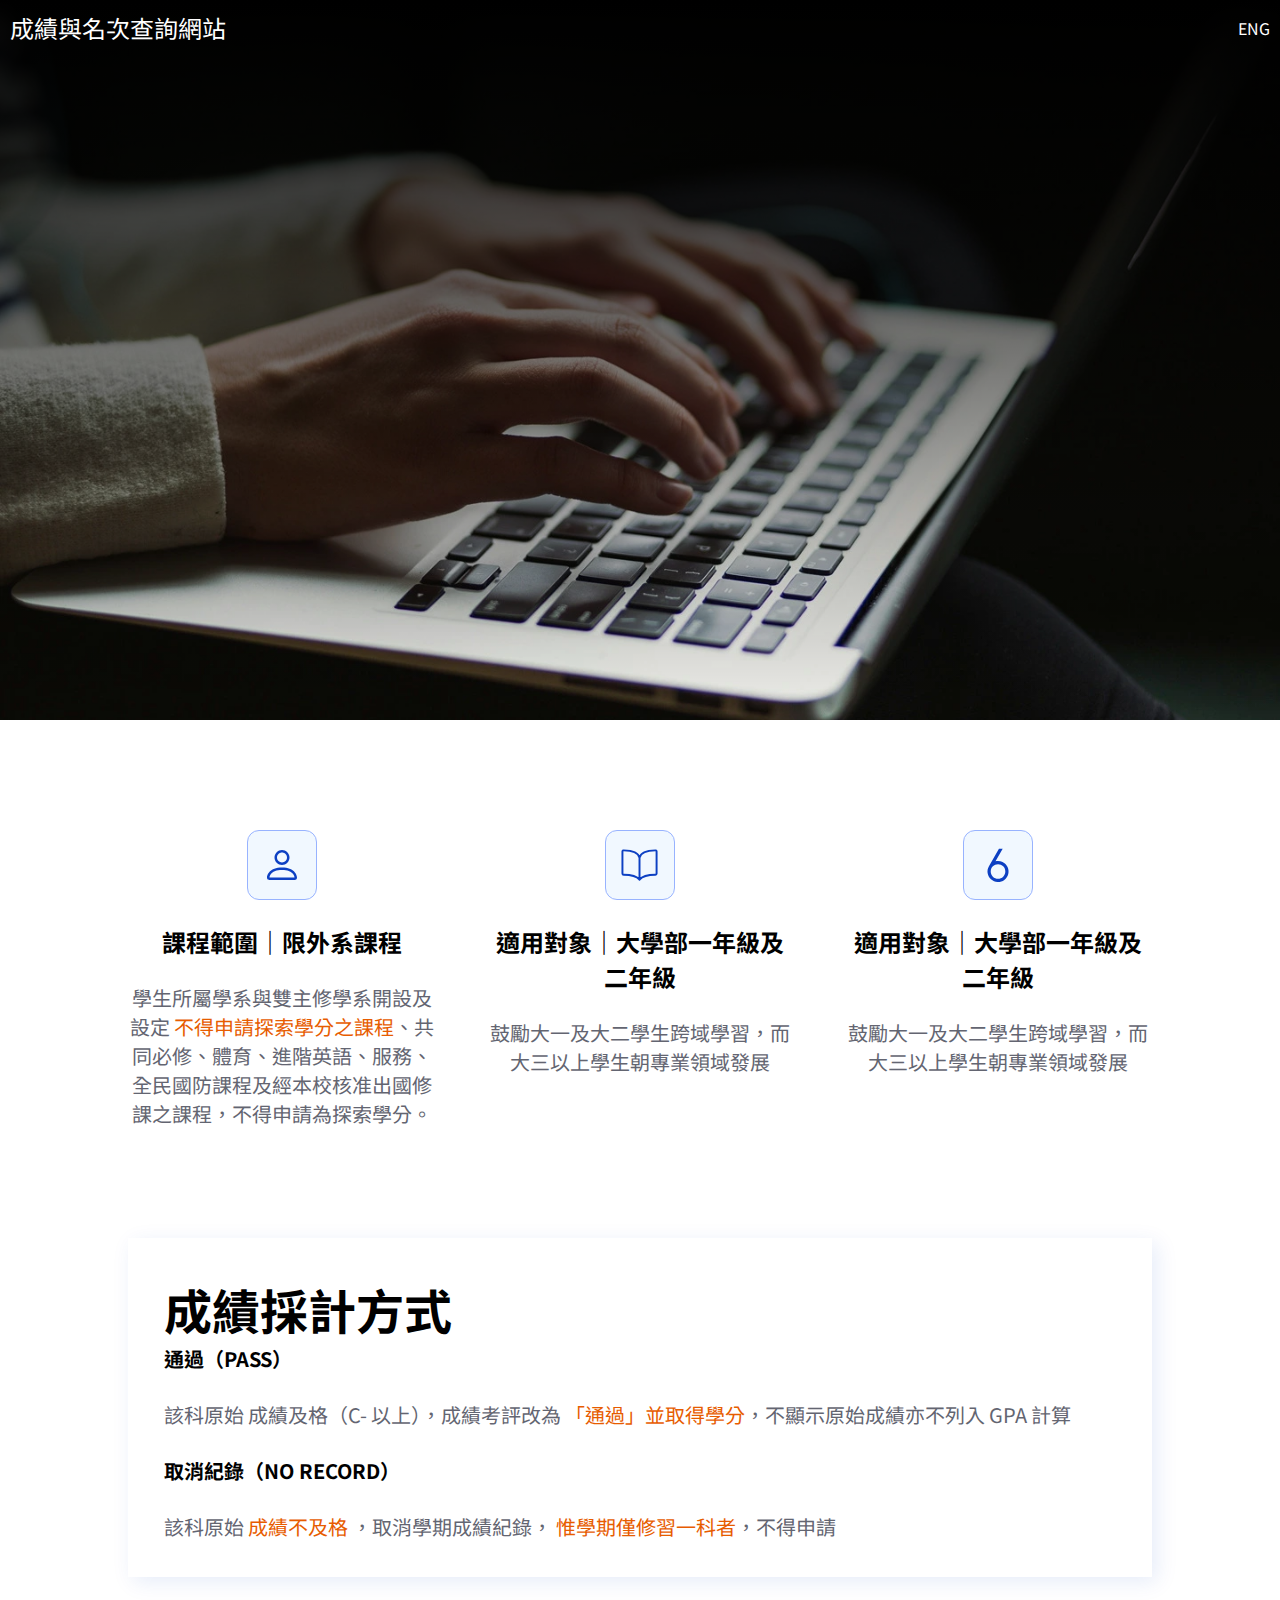
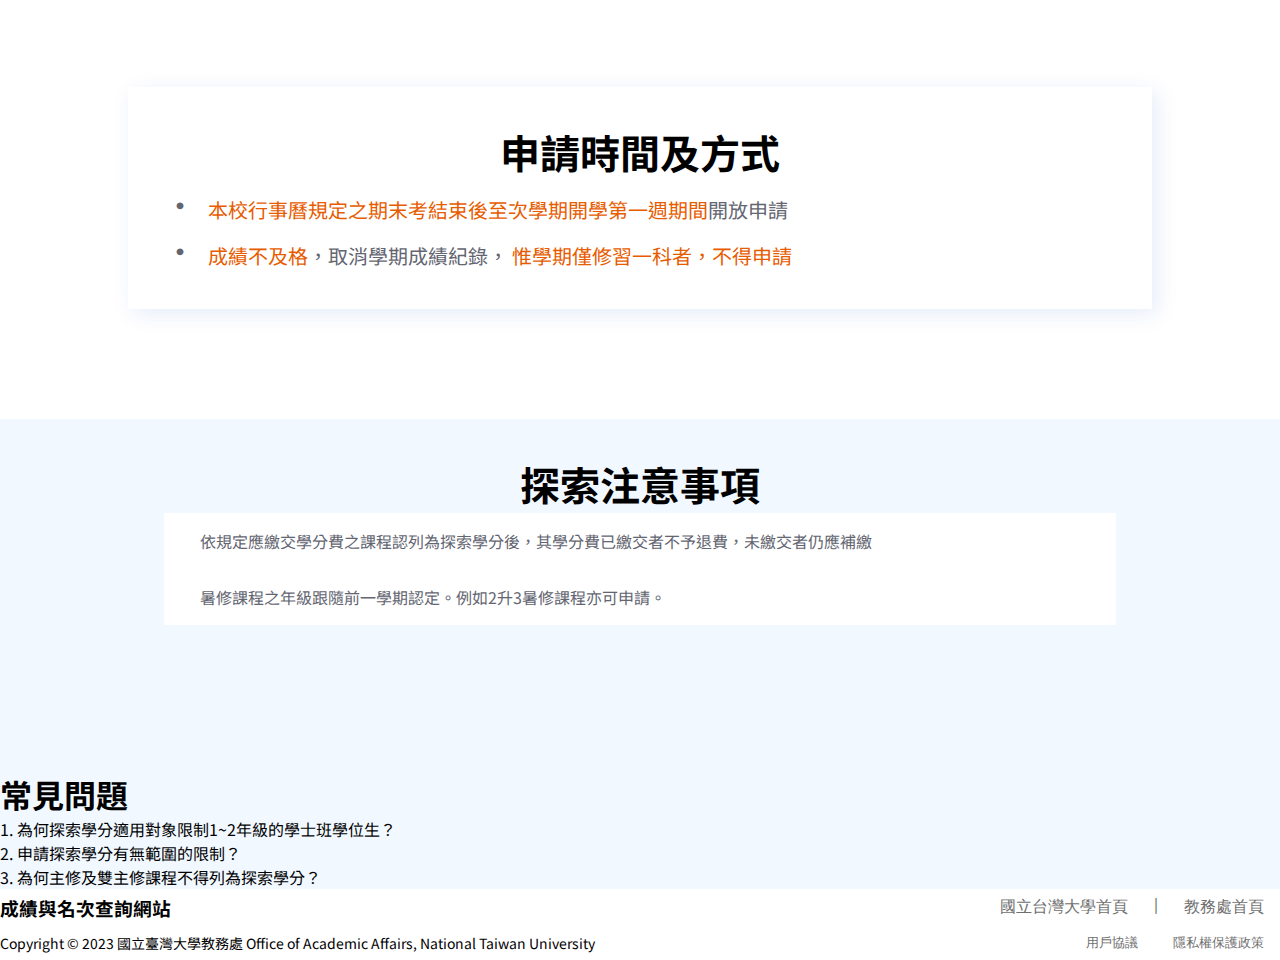
<file: index.html>
<!DOCTYPE html>
<html lang="en">
<head>
    <meta charset="UTF-8">
    <meta name="viewport" content="width=device-width, initial-scale=1.0">
    <link rel="stylesheet" href="css/style.css">
    <link href="https://fonts.googleapis.com/css2?family=Noto+Sans+TC:wght@400;700&display=swap" rel="stylesheet">
    <script src="https://code.jquery.com/jquery-3.6.0.min.js"></script>
    <script src="js/script.js"></script>
    <title>Document</title>
</head>
<body>
    <header class="intro-header">
        <div class="header_title">
            成績與名次查詢網站
        </div>
        <div class="header_container">
            <a class="heade_localeEng" href="#">ENG</a>
        </div>
    </header>
    <main>
        <section>
            <div class="intro_main_cont">
                <div class="intro_wrapper">
                    <div class="intro_title">
                        <h1 class="animation-pop-in txt-yellow font_large">探索學分</h1>
                        <h2 class="animation-pop-in txt-yellow font_large">讓你勇於嘗試跨領域學習</h2>
                        <p class="animation-pop-in txt-lightblue font_medium">提供外系課程成績彈性計算方式，減少成績因素影響跨域選課意願</p>
                    </div>
                    <div class="intro_btn_frame">
                        <button class="animation-pop-in intro_cta">成績與名次查詢結果<span class="icon_arrow"></span></button>
                        <button class="animation-pop-in intro_cta">不可申請探索學分查詢</button>
                        <a class="animation-pop-in intro_ntc" href="#">注意事項</a>
                    </div>
                </div>
            </div>
        </section>
        <section>
            <article class="intro-para-cont">
                <div class="intro-para-item">
                    <div class="intro_icon">
                        <img class="icon_ratio" src="/img/icon_person.svg">
                    </div>
                    <h1 class="intro_para_title">課程範圍｜限外系課程</h1>
                    <p class="txt-gray font_subtitle">學生所屬學系與雙主修學系開設及設定
                        <span class="txt-orange">不得申請探索學分之課程</span>、共同必修、體育、進階英語、服務、全民國防課程及經本校核准出國修課之課程，不得申請為探索學分。
                    </p>
                </div>
                <div class="intro-para-item">
                    <div class="intro_icon">
                        <img class="icon_ratio" src="/img/icon_book.svg">
                    </div>
                    <h1 class="intro_para_title">適用對象｜大學部一年級及二年級</h1>
                    <p class="txt-gray font_subtitle">鼓勵大一及大二學生跨域學習，而大三以上學生朝專業領域發展</p>
                </div>
                <div class="intro-para-item">
                    <div class="intro_icon">
                        <img class="icon_ratio" src="/img/icon_six.svg">
                    </div>
                    <h1 class="intro_para_title">適用對象｜大學部一年級及二年級</h1>
                    <p class="txt-gray font_subtitle">鼓勵大一及大二學生跨域學習，而大三以上學生朝專業領域發展</p>
                </div>
            </article>
        </section>
        <section class="section_spacing">
            <article class="article_score_wrapper bg_shadow">
                <div class="article_score_title font_title">
                    <h1>成績採計方式</h1>
                </div>
                <div class="article_score_spacing font_subtitle">
                    <div>
                        <p class="txt-bold">通過（PASS）</p>
                    </div>
                    <p class="txt-gray">該科原始
                        <span class="span-highlight">成績及格</span>（C- 以上），成績考評改為
                        <span class="txt-orange">「通過」並取得學分</span>，不顯示原始成績亦不列入 GPA 計算
                    </p>
                    <div>
                        <p class="txt-bold">取消紀錄（NO RECORD）</p>
                    </div>
                    <p class="txt-gray">該科原始
                        <span class="txt-orange">成績不及格 </span>，取消學期成績紀錄，
                        <span class="txt-orange">惟學期僅修習一科者</span>，不得申請
                    </p>
                    
                </div>
            </article>
            <article class="article_apply_wrapper bg_shadow">
                <div class="article_apply_title">
                    <h1>申請時間及方式</h1>
                </div>
                <ul class="font_subtitle txt-gray">
                    <li>
                        <span class="txt-orange">本校行事曆規定之期末考結束後至次學期開學第一週期間</span>開放申請
                    </li>
                    <li>
                        <span class="txt-orange">成績不及格</span>，取消學期成績紀錄，
                        <span class="txt-orange">惟學期僅修習一科者，不得申請</span>
                    </li>
                    <!-- ::mark? -->
                </ul>
            </article>
        </section>
        <section class="bg-color-lightblud section_spacing">
            <article class="article_notice_wrapper">
                <div class="article_notice_title">
                    <h1>探索注意事項</h1>
                </div>
                <ul class="txt-gray bg-color-white ul_notice_padding">
                    <li class="li_notice_padding">依規定應繳交學分費之課程認列為探索學分後，其學分費已繳交者不予退費，未繳交者仍應補繳</li>
                    <li class="li_notice_padding">暑修課程之年級跟隨前一學期認定。例如2升3暑修課程亦可申請。</li>
                </ul>
            </article>
            <article class="cover">
                <div class="article_score_title">
                    <h1>常見問題</h1>
                </div>
                <div>
                    <input type="checkbox" id="qa1">
                    <label class="qa-title" for="qa1">1. 為何探索學分適用對象限制1~2年級的學士班學位生？</label>
                    <div class="accordion-item">
                        <p>學士班低年級生剛從高中畢業，對自己的性向與興趣不確定性高，藉由此一制度的實施，讓學生在選課時可使其較無後顧之憂，願意進行探索與跨域嘗試，學士班高年級及研究生時期相對已較為確認發展方向。</p>
                    </div>
                </div>
                <div>
                    <input type="checkbox" class="qa-title" id="qa2">
                    <label for="qa2">2. 申請探索學分有無範圍的限制？</label>
                    <div class="accordion-item">
                        <p>學生所屬學系與雙主修學系開設及設定
                            <a href="#">不得申請探索學分之課程</a>、共同必修、體育、進階英語、服務、全民國防課程及經本校核准出國修課之課程，不得申請為探索學分。
                        </p>
                    </div>
                </div>
                <div>
                    <input type="checkbox" class="qa-title" id="qa3">
                    <label for="qa3">3. 為何主修及雙主修課程不得列為探索學分？</label>
                    <div class="accordion-item">
                        <p>主修及雙主修課程列為學生的專業課程，不列為探索學分。例如中文系學生雙修經濟系，課程識別碼前3碼101、121、303、323皆不得列為探索學分。</p>
                    </div>
                </div> 
            </article>
        </section>
    </main>
    <footer>
        <div class="footer_homepage_top">
            <div>
                <h3>成績與名次查詢網站</h3>
            </div>
            <div>
                <button>國立台灣大學首頁</button>
                <span>｜</span>
                <button>教務處首頁</button>
            </div>
        </div>
        <div class="footer_copyright_bottom">
            <div>
                <p>Copyright © 2023 國立臺灣大學教務處 Office of Academic Affairs, National Taiwan University
                </p>
            </div>
            <div>
                <button>用戶協議</button>
                <button>隱私權保護政策</button>
            </div>
        </div>
    </footer>
</body>
</html>
</file>
<file: css/style.css>
@charset "UTF-8";
* {
  margin: 0;
  padding: 0;
  box-sizing: border-box;
}

ul {
  list-style: none;
}

html, body {
  width: 100%;
  height: 100%;
  font-family: "Noto Sans TC", "Roboto";
}

button {
  border: none;
  background: none;
  cursor: pointer;
}

a {
  text-decoration: none;
}

.txt-yellow {
  color: #FFC452;
}

.txt-orange {
  color: #E75C00;
}

.txt-white {
  color: #fff;
}

.txt-lightblue {
  color: #F1F8FF;
}

.txt-gray {
  color: #636571;
}

input[type=checkbox] {
  display: none;
}
input[type=checkbox]:checked + label {
  color: #E75C00;
}

.font_large {
  font-size: 60px;
}

.font_medium {
  font-size: 30px;
}

.txt-bold {
  font-weight: 700;
}

.font_title {
  font-size: 24px;
}

.font_subtitle {
  font-size: 20px;
}

main {
  display: flex;
  flex-direction: column;
  gap: 110px;
}

.intro-header {
  width: 100%;
  position: absolute;
  z-index: 2;
  display: flex;
  justify-content: space-between;
  align-items: center;
  height: 55px;
  padding: 10px;
}
.intro-header .header_title {
  color: #fff;
  font-size: 24px;
}
.intro-header .heade_localeEng {
  color: #fff;
}

.intro_main_cont {
  position: relative;
  height: auto;
  height: 80vh;
  padding-top: 60px;
  display: flex;
  flex-direction: column;
  justify-content: space-between;
  overflow: hidden;
  animation: movein 1s ease forwards;
}
@keyframes movein {
  0% {
    transform: translateY(-100px);
    opacity: 0;
  }
  100% {
    transform: translateY(0);
    opacity: 1;
  }
}
.intro_main_cont::after {
  content: "";
  position: absolute;
  inset: 0;
  z-index: -1;
  background: linear-gradient(to bottom, #000, transparent);
}
.intro_main_cont::before {
  content: "";
  background: url(/img/cover.webp) no-repeat center center;
  background-size: cover;
  position: absolute;
  top: 0;
  left: 0;
  right: 0;
  bottom: 0;
  z-index: -2;
  animation: intro_scale 8s ease infinite alternate;
}
@keyframes intro_scale {
  0% {
    transform: scale(1.05);
  }
  100% {
    transform: scale(1);
  }
}
.intro_main_cont button {
  background-color: #F1F8FF;
  color: #002F94;
  padding: 8px 16px;
  border-radius: 4px;
  transition: background-color 0.3s ease;
}
.intro_main_cont button:hover {
  background-color: #002F94;
  color: #F1F8FF;
  padding: 8px 16px;
  border: none;
  border-radius: 4px;
  cursor: pointer;
}
.intro_main_cont a {
  color: #fff;
  font-size: 12px;
  text-decoration: underline;
  text-underline-offset: 3px;
}
.intro_main_cont a:hover {
  text-decoration: none;
}
.intro_main_cont .intro_wrapper {
  text-align: center;
  align-items: center;
  height: 100%;
  display: flex;
  flex-direction: column;
  justify-content: space-between;
}
.intro_main_cont .intro_wrapper .intro_title {
  display: flex;
  flex-direction: column;
  gap: 16px;
}
.intro_main_cont .intro_wrapper .intro_title h1, .intro_main_cont .intro_wrapper .intro_title h2 {
  animation-delay: 0.8s;
}
.intro_main_cont .intro_wrapper .intro_title p {
  animation-delay: 1s;
}
.intro_main_cont .intro_wrapper .intro_btn_frame {
  display: flex;
  flex-direction: column;
  gap: 16px;
  padding-bottom: 60px;
}
.intro_main_cont .intro_wrapper .intro_btn_frame button, .intro_main_cont .intro_wrapper .intro_btn_frame a {
  animation-delay: 1.4s;
}
.intro_main_cont .intro_wrapper .intro_btn_frame .icon_arrow {
  background: url(/img/icon_arrow.svg);
}
.intro_main_cont .intro_wrapper .intro_cta {
  display: block;
  margin: 0 auto;
  text-align: center;
  font-size: 20px;
  padding: 16px;
  border-radius: 12px;
}
.intro_main_cont .intro_wrapper .intro_ntc {
  font-size: 14px;
}
.intro_main_cont .intro_wrapper .animation-pop-in {
  opacity: 0;
  animation: pop-in 0.6s cubic-bezier(0, 0.9, 0.3, 1.2) forwards;
}
@keyframes pop-in {
  0% {
    opacity: 0;
    transform: translateY(-50px) scale(0.5);
  }
  100% {
    opacity: 1;
    transform: translateY(0px) scale(1);
  }
}

.accordion-container, .article_score_wrapper, .accordion-container {
  width: 80%;
  margin: auto;
  padding: 36px;
}

.article_apply_wrapper {
  width: 80%;
  margin: auto;
  padding: 36px;
}
.article_apply_wrapper .article_apply_title {
  font-size: 20px;
  text-align: center;
}
.article_apply_wrapper li::before {
  content: "•";
  color: #636571;
  margin-right: 8px;
  font-size: 32px;
}

.article_notice_wrapper {
  width: 80%;
  margin: auto;
  padding: 36px;
}
.article_notice_wrapper .article_notice_title {
  font-size: 20px;
  justify-content: center;
  text-align: center;
}
.article_notice_wrapper .ul_notice_padding {
  padding: 0 36px;
}
.article_notice_wrapper .li_notice_padding {
  padding: 16px 0;
}

.intro-para-cont {
  display: flex;
  align-items: center;
  justify-content: space-between;
  gap: 5%;
  align-items: flex-start;
  width: 80%;
  margin: auto;
}
.intro-para-cont .intro-para-item {
  flex: 1;
  text-align: center;
}
.intro-para-cont .intro_para_title {
  font-size: 24px;
  margin: 24px 0;
}
.intro-para-cont .icon_ratio {
  width: 40px;
  height: 40px;
  text-align: center;
}
.intro-para-cont .intro_icon {
  display: flex;
  background: #F1F8FF;
  width: 70px;
  height: 70px;
  padding: 15px;
  margin: 0 auto;
  border: 1px solid #98B3FF;
  border-radius: 12px;
  justify-content: center;
  align-items: center;
}

.accordion-title {
  padding: 20px;
  background-color: #fff;
}

.accordion-item {
  padding: 16px;
  background-color: #fff;
}

.bg_shadow {
  background-color: #fff;
  box-shadow: 5px 5px 20px rgba(13, 64, 195, 0.1);
}

.bg-color-lightblud {
  background-color: #F1F8FF;
}

.bg-color-white {
  background-color: #fff;
}

.accordion-container {
  width: 80%;
  margin: auto;
}

.article_score_spacing {
  display: flex;
  flex-direction: column;
  gap: 27px;
}

.section_spacing {
  display: flex;
  flex-direction: column;
  gap: 110px;
}

.footer_homepage_top {
  display: flex;
  flex-wrap: wrap;
  align-items: center;
  justify-content: space-between;
  width: 100%;
}
.footer_homepage_top button {
  color: #6F6F6F;
  padding: 8px 16px;
  font-size: 16px;
}

.footer_copyright_bottom {
  display: flex;
  flex-wrap: wrap;
  align-items: center;
  justify-content: space-between;
  width: 100%;
  font-size: 14px;
}
.footer_copyright_bottom button {
  color: #6F6F6F;
  padding: 8px 16px;
}/*# sourceMappingURL=style.css.map */
</file>
